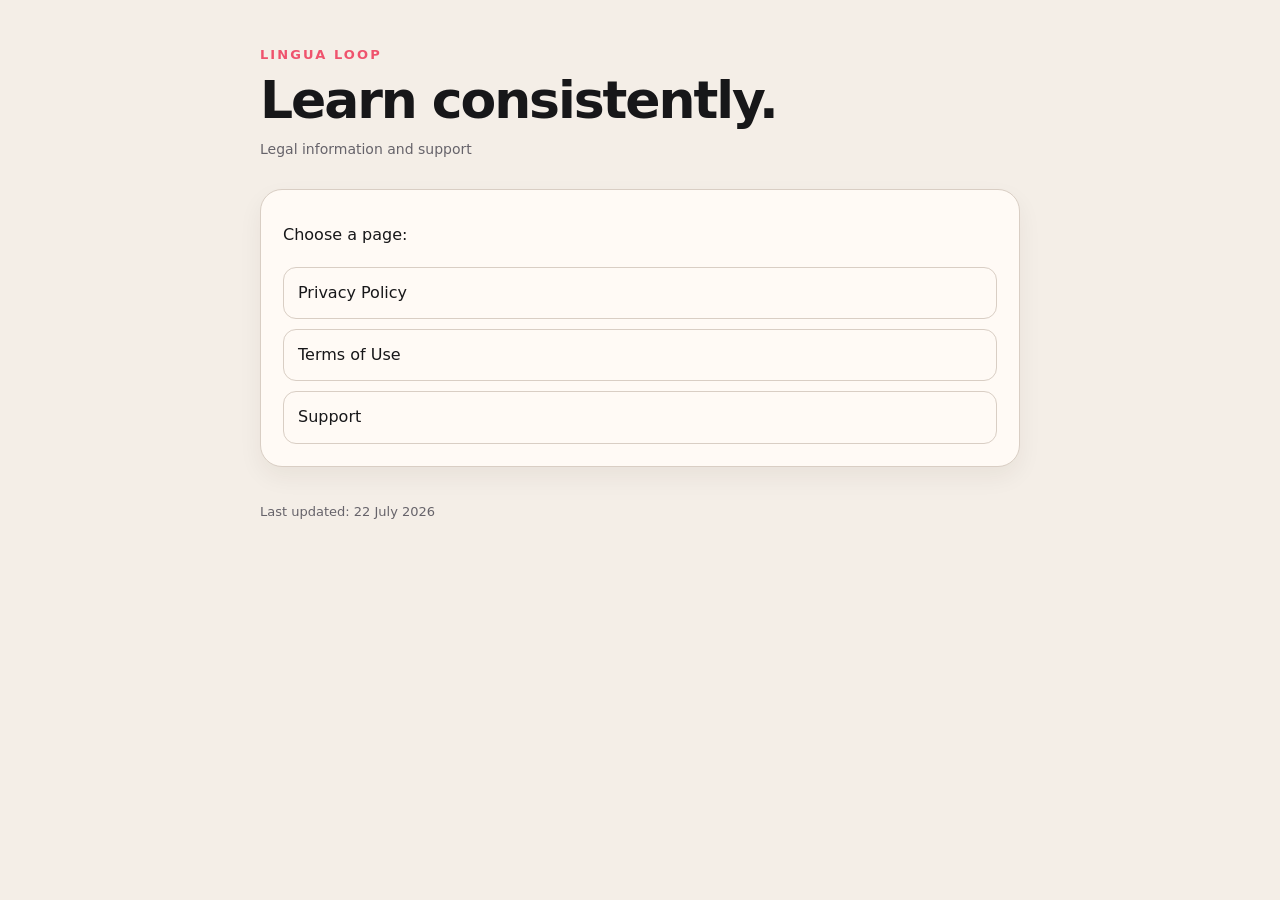
<file: index.html>
<!doctype html>
<html lang="en">
<head><meta charset="utf-8"><meta name="viewport" content="width=device-width,initial-scale=1"><meta name="description" content="Lingua Loop legal and support pages"><title>Lingua Loop</title><link rel="stylesheet" href="styles.css"></head>
<body><main class="shell"><header><div class="brand">Lingua Loop</div><h1>Learn consistently.</h1><p class="meta">Legal information and support</p></header><section class="card"><p>Choose a page:</p><nav class="links" aria-label="Legal pages"><a href="privacy.html">Privacy Policy</a><a href="terms.html">Terms of Use</a><a href="support.html">Support</a></nav></section><footer>Last updated: 22 July 2026</footer></main></body>
</html>
</file>
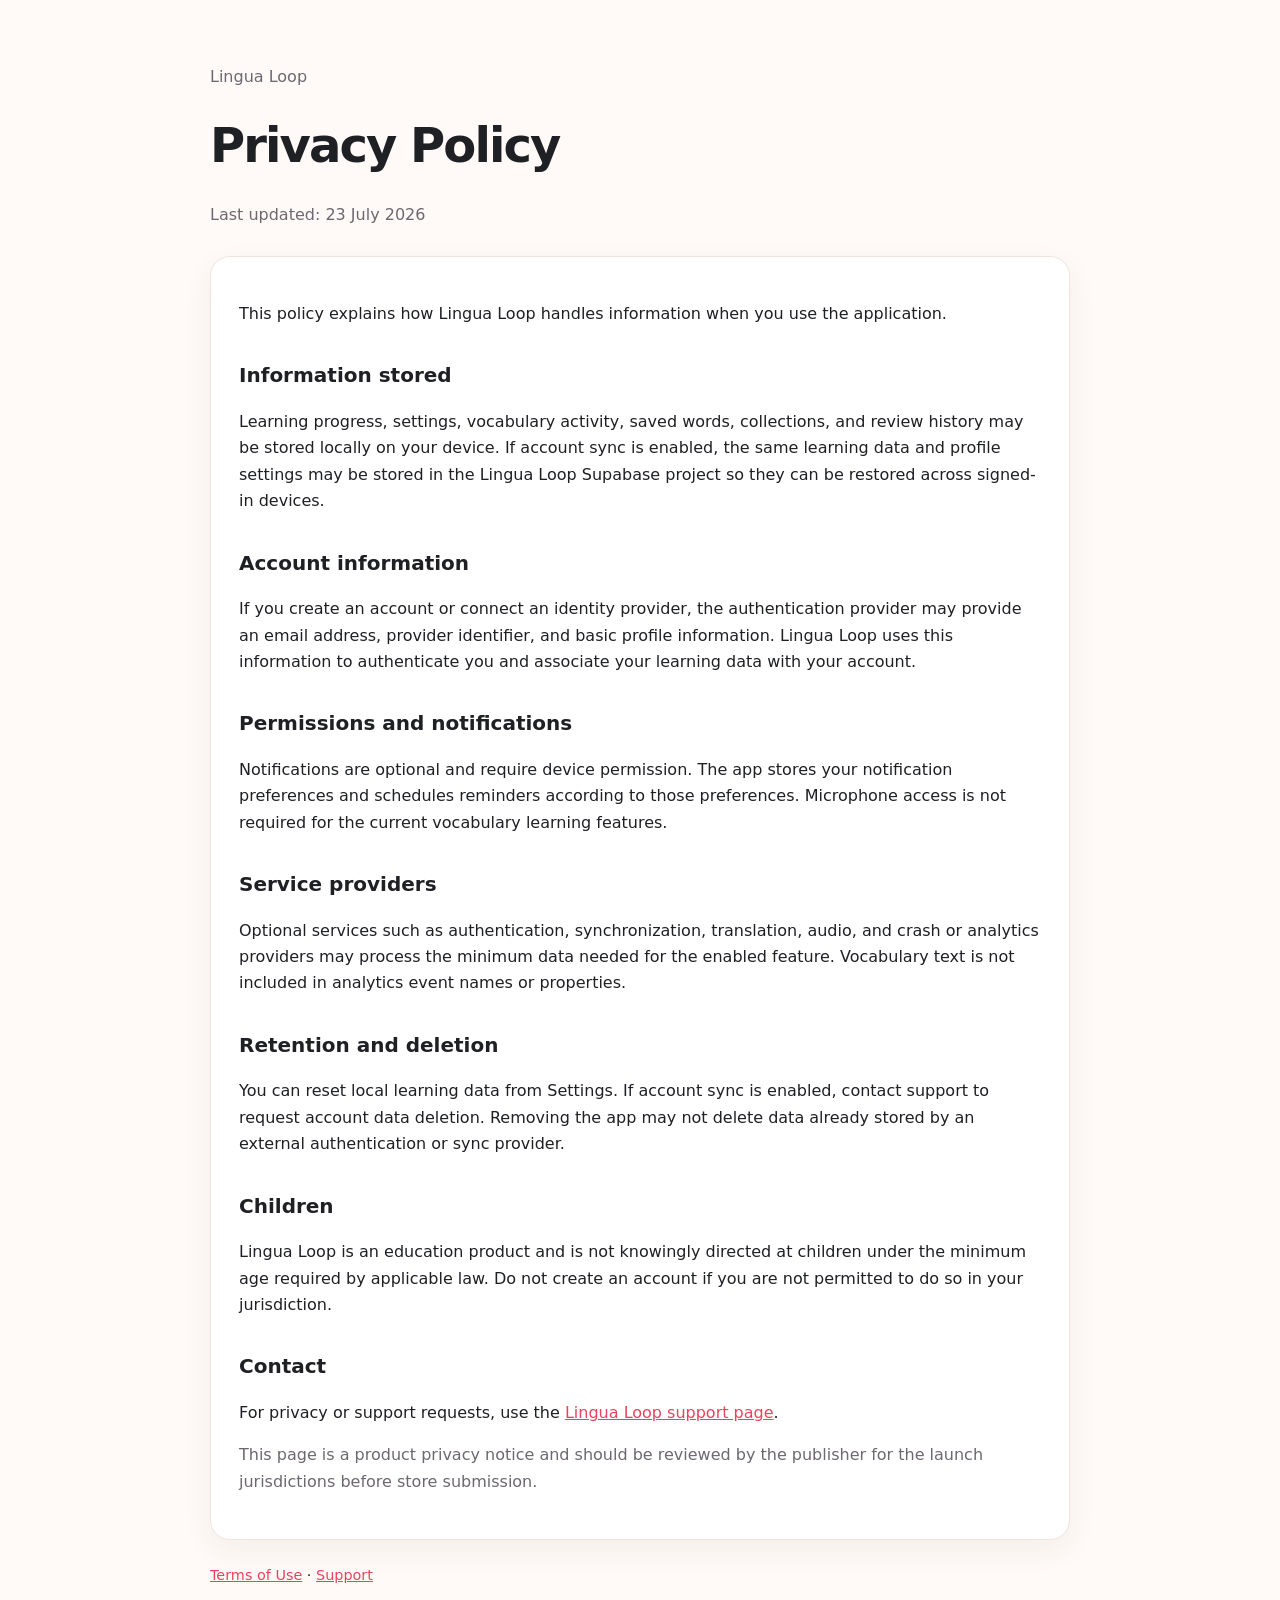
<file: privacy.html>
<!doctype html>
<html lang="en">
<head>
  <meta charset="utf-8">
  <meta name="viewport" content="width=device-width, initial-scale=1">
  <title>Privacy Policy · Lingua Loop</title>
  <style>
    :root { color-scheme: light; font-family: system-ui, -apple-system, BlinkMacSystemFont, "Segoe UI", sans-serif; background: #fffaf7; color: #1f2024; }
    body { margin: 0; line-height: 1.65; }
    .shell { max-width: 860px; margin: 0 auto; padding: 48px 24px 72px; }
    header { margin-bottom: 28px; }
    h1 { margin: 0 0 8px; font-size: clamp(2rem, 5vw, 3rem); letter-spacing: -.04em; }
    h2 { margin-top: 32px; font-size: 1.25rem; }
    .muted { color: #6d6870; }
    .card { background: #fff; border: 1px solid #eee5e1; border-radius: 20px; padding: 28px; box-shadow: 0 10px 30px rgba(76, 45, 34, .06); }
    a { color: #e9435d; }
    footer { margin-top: 24px; font-size: .9rem; }
  </style>
</head>
<body>
  <main class="shell">
    <header>
      <p class="muted">Lingua Loop</p>
      <h1>Privacy Policy</h1>
      <p class="muted">Last updated: 23 July 2026</p>
    </header>
    <article class="card">
      <p>This policy explains how Lingua Loop handles information when you use the application.</p>
      <h2>Information stored</h2>
      <p>Learning progress, settings, vocabulary activity, saved words, collections, and review history may be stored locally on your device. If account sync is enabled, the same learning data and profile settings may be stored in the Lingua Loop Supabase project so they can be restored across signed-in devices.</p>
      <h2>Account information</h2>
      <p>If you create an account or connect an identity provider, the authentication provider may provide an email address, provider identifier, and basic profile information. Lingua Loop uses this information to authenticate you and associate your learning data with your account.</p>
      <h2>Permissions and notifications</h2>
      <p>Notifications are optional and require device permission. The app stores your notification preferences and schedules reminders according to those preferences. Microphone access is not required for the current vocabulary learning features.</p>
      <h2>Service providers</h2>
      <p>Optional services such as authentication, synchronization, translation, audio, and crash or analytics providers may process the minimum data needed for the enabled feature. Vocabulary text is not included in analytics event names or properties.</p>
      <h2>Retention and deletion</h2>
      <p>You can reset local learning data from Settings. If account sync is enabled, contact support to request account data deletion. Removing the app may not delete data already stored by an external authentication or sync provider.</p>
      <h2>Children</h2>
      <p>Lingua Loop is an education product and is not knowingly directed at children under the minimum age required by applicable law. Do not create an account if you are not permitted to do so in your jurisdiction.</p>
      <h2>Contact</h2>
      <p>For privacy or support requests, use the <a href="https://github.com/AlpaslanYesilyurt/languageapp-2/issues">Lingua Loop support page</a>.</p>
      <p class="muted">This page is a product privacy notice and should be reviewed by the publisher for the launch jurisdictions before store submission.</p>
    </article>
    <footer><a href="terms.html">Terms of Use</a> · <a href="support.html">Support</a></footer>
  </main>
</body>
</html>
</file>
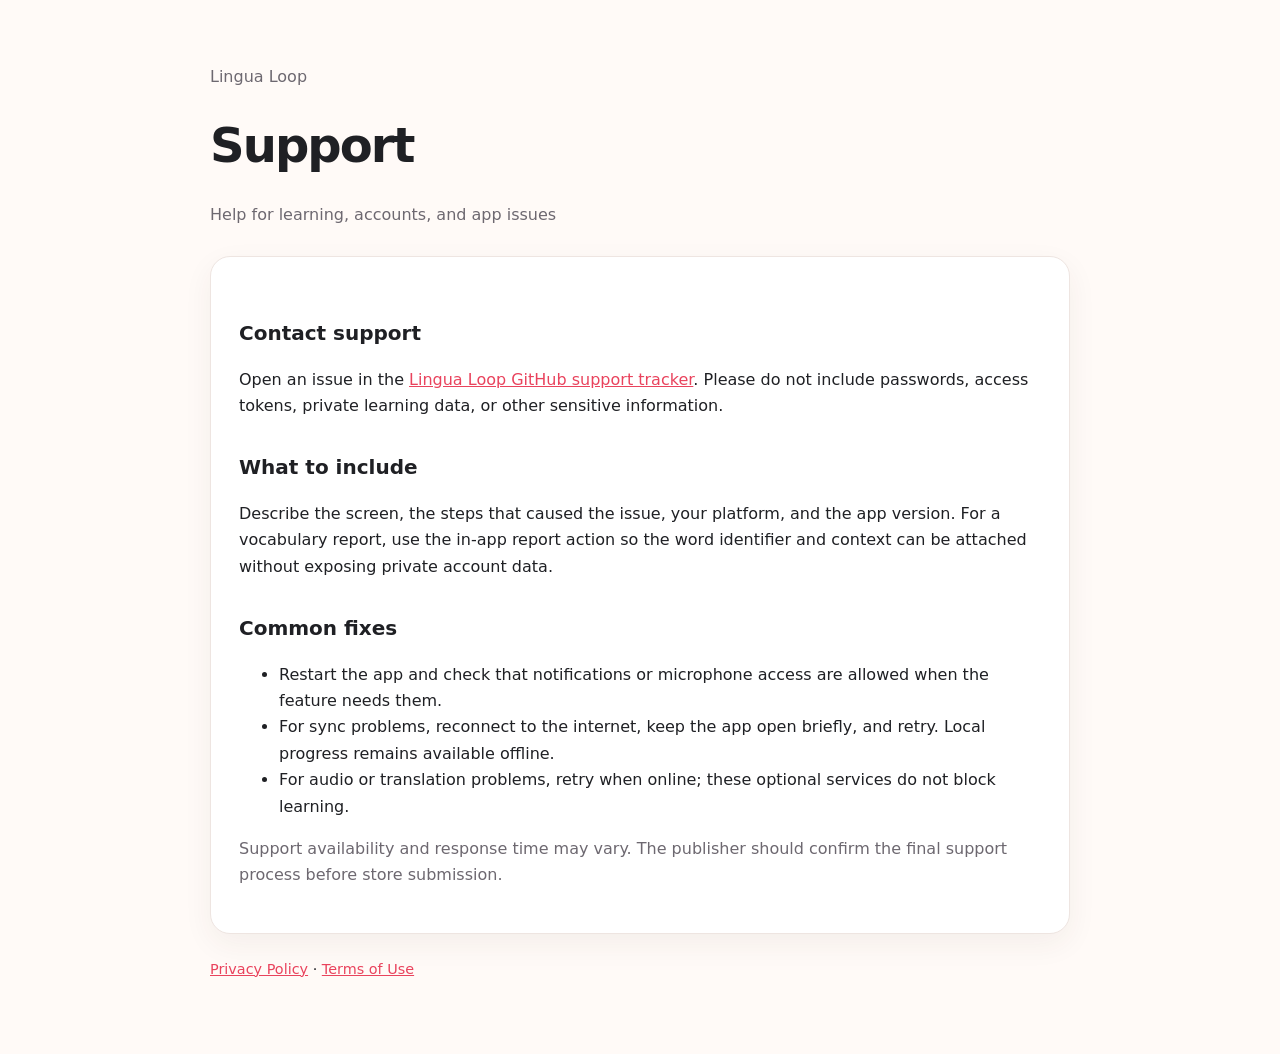
<file: support.html>
<!doctype html>
<html lang="en">
<head>
  <meta charset="utf-8">
  <meta name="viewport" content="width=device-width, initial-scale=1">
  <title>Support · Lingua Loop</title>
  <style>
    :root { color-scheme: light; font-family: system-ui, -apple-system, BlinkMacSystemFont, "Segoe UI", sans-serif; background: #fffaf7; color: #1f2024; }
    body { margin: 0; line-height: 1.65; }
    .shell { max-width: 860px; margin: 0 auto; padding: 48px 24px 72px; }
    header { margin-bottom: 28px; }
    h1 { margin: 0 0 8px; font-size: clamp(2rem, 5vw, 3rem); letter-spacing: -.04em; }
    h2 { margin-top: 32px; font-size: 1.25rem; }
    .muted { color: #6d6870; }
    .card { background: #fff; border: 1px solid #eee5e1; border-radius: 20px; padding: 28px; box-shadow: 0 10px 30px rgba(76, 45, 34, .06); }
    a { color: #e9435d; }
    footer { margin-top: 24px; font-size: .9rem; }
  </style>
</head>
<body>
  <main class="shell">
    <header>
      <p class="muted">Lingua Loop</p>
      <h1>Support</h1>
      <p class="muted">Help for learning, accounts, and app issues</p>
    </header>
    <article class="card">
      <h2>Contact support</h2>
      <p>Open an issue in the <a href="https://github.com/AlpaslanYesilyurt/languageapp-2/issues">Lingua Loop GitHub support tracker</a>. Please do not include passwords, access tokens, private learning data, or other sensitive information.</p>
      <h2>What to include</h2>
      <p>Describe the screen, the steps that caused the issue, your platform, and the app version. For a vocabulary report, use the in-app report action so the word identifier and context can be attached without exposing private account data.</p>
      <h2>Common fixes</h2>
      <ul>
        <li>Restart the app and check that notifications or microphone access are allowed when the feature needs them.</li>
        <li>For sync problems, reconnect to the internet, keep the app open briefly, and retry. Local progress remains available offline.</li>
        <li>For audio or translation problems, retry when online; these optional services do not block learning.</li>
      </ul>
      <p class="muted">Support availability and response time may vary. The publisher should confirm the final support process before store submission.</p>
    </article>
    <footer><a href="privacy.html">Privacy Policy</a> · <a href="terms.html">Terms of Use</a></footer>
  </main>
</body>
</html>
</file>
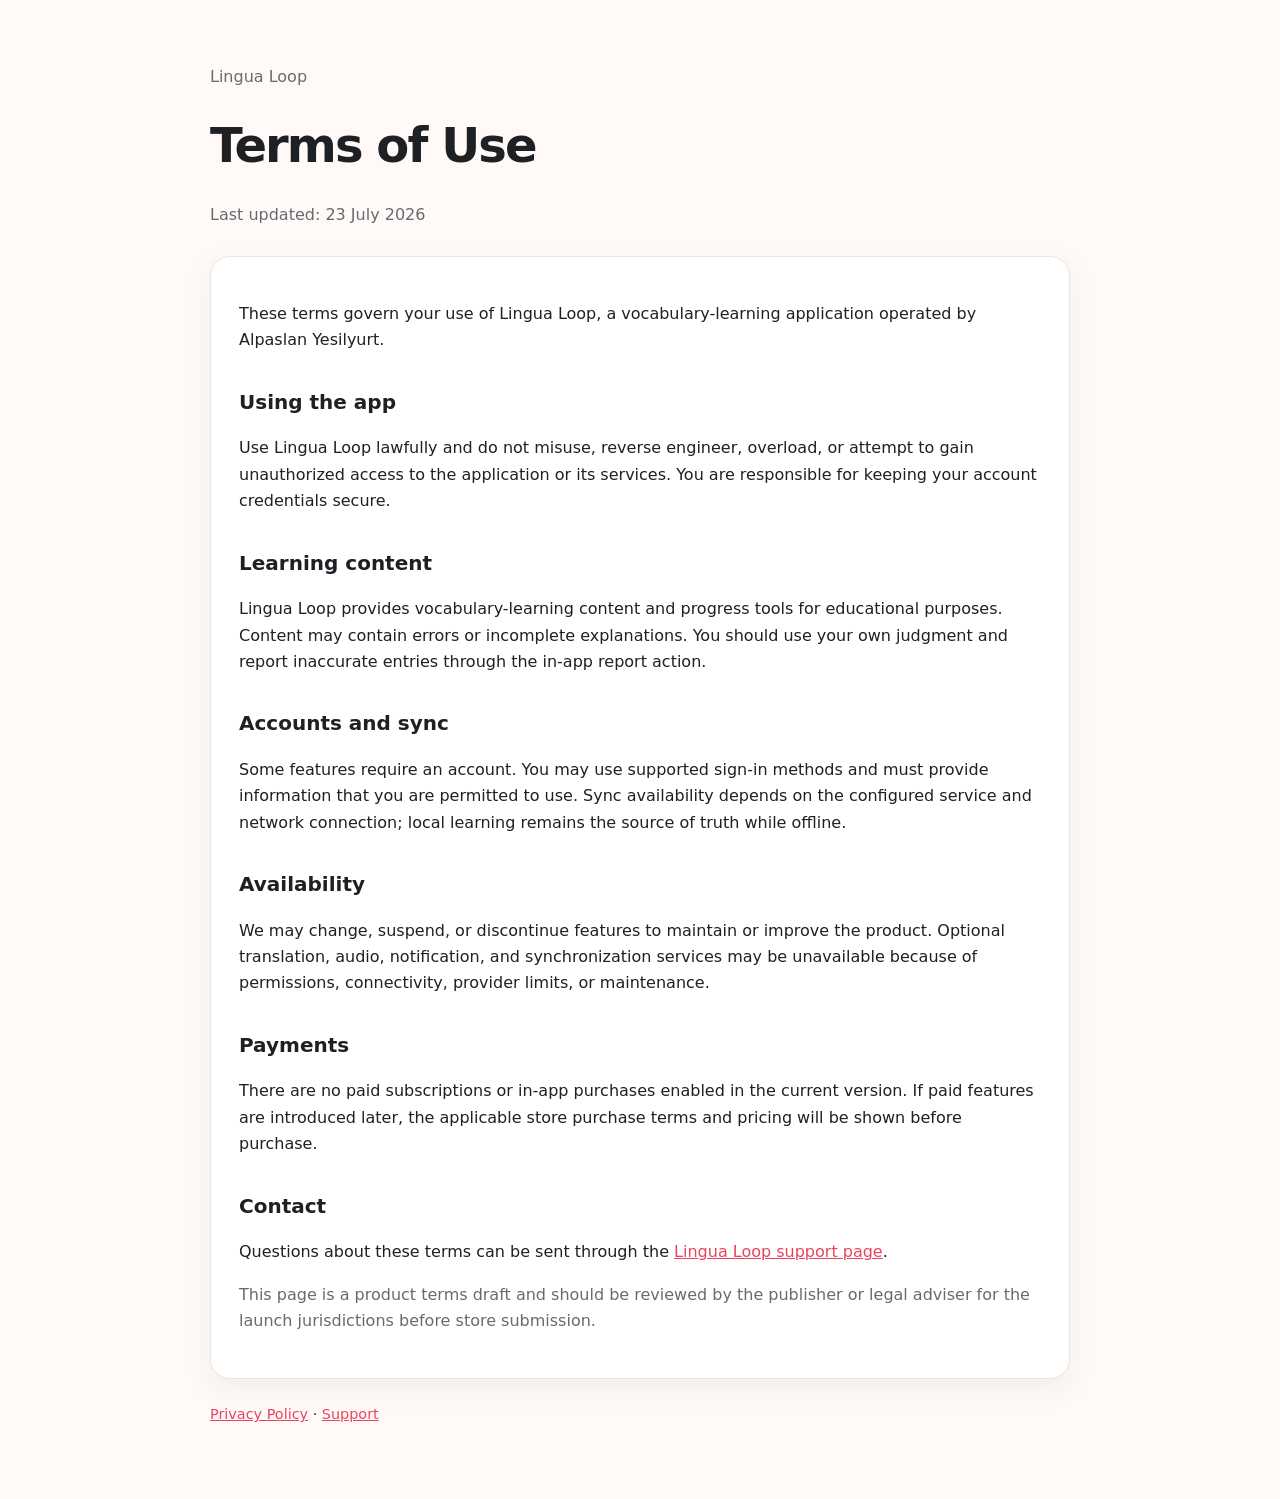
<file: terms.html>
<!doctype html>
<html lang="en">
<head>
  <meta charset="utf-8">
  <meta name="viewport" content="width=device-width, initial-scale=1">
  <title>Terms of Use · Lingua Loop</title>
  <style>
    :root { color-scheme: light; font-family: system-ui, -apple-system, BlinkMacSystemFont, "Segoe UI", sans-serif; background: #fffaf7; color: #1f2024; }
    body { margin: 0; line-height: 1.65; }
    .shell { max-width: 860px; margin: 0 auto; padding: 48px 24px 72px; }
    header { margin-bottom: 28px; }
    h1 { margin: 0 0 8px; font-size: clamp(2rem, 5vw, 3rem); letter-spacing: -.04em; }
    h2 { margin-top: 32px; font-size: 1.25rem; }
    .muted { color: #6d6870; }
    .card { background: #fff; border: 1px solid #eee5e1; border-radius: 20px; padding: 28px; box-shadow: 0 10px 30px rgba(76, 45, 34, .06); }
    a { color: #e9435d; }
    footer { margin-top: 24px; font-size: .9rem; }
  </style>
</head>
<body>
  <main class="shell">
    <header>
      <p class="muted">Lingua Loop</p>
      <h1>Terms of Use</h1>
      <p class="muted">Last updated: 23 July 2026</p>
    </header>
    <article class="card">
      <p>These terms govern your use of Lingua Loop, a vocabulary-learning application operated by Alpaslan Yesilyurt.</p>
      <h2>Using the app</h2>
      <p>Use Lingua Loop lawfully and do not misuse, reverse engineer, overload, or attempt to gain unauthorized access to the application or its services. You are responsible for keeping your account credentials secure.</p>
      <h2>Learning content</h2>
      <p>Lingua Loop provides vocabulary-learning content and progress tools for educational purposes. Content may contain errors or incomplete explanations. You should use your own judgment and report inaccurate entries through the in-app report action.</p>
      <h2>Accounts and sync</h2>
      <p>Some features require an account. You may use supported sign-in methods and must provide information that you are permitted to use. Sync availability depends on the configured service and network connection; local learning remains the source of truth while offline.</p>
      <h2>Availability</h2>
      <p>We may change, suspend, or discontinue features to maintain or improve the product. Optional translation, audio, notification, and synchronization services may be unavailable because of permissions, connectivity, provider limits, or maintenance.</p>
      <h2>Payments</h2>
      <p>There are no paid subscriptions or in-app purchases enabled in the current version. If paid features are introduced later, the applicable store purchase terms and pricing will be shown before purchase.</p>
      <h2>Contact</h2>
      <p>Questions about these terms can be sent through the <a href="https://github.com/AlpaslanYesilyurt/languageapp-2/issues">Lingua Loop support page</a>.</p>
      <p class="muted">This page is a product terms draft and should be reviewed by the publisher or legal adviser for the launch jurisdictions before store submission.</p>
    </article>
    <footer><a href="privacy.html">Privacy Policy</a> · <a href="support.html">Support</a></footer>
  </main>
</body>
</html>
</file>
<file: styles.css>
:root {
  color-scheme: light;
  --ink: #171719;
  --muted: #66636a;
  --paper: #f4eee7;
  --card: #fffaf5;
  --accent: #ef536d;
  --line: #d9cec4;
}

* { box-sizing: border-box; }
body { margin: 0; background: var(--paper); color: var(--ink); font: 16px/1.65 system-ui, -apple-system, BlinkMacSystemFont, "Segoe UI", sans-serif; }
a { color: var(--ink); }
.shell { width: min(760px, calc(100% - 32px)); margin: 0 auto; padding: 44px 0 64px; }
header { margin-bottom: 28px; }
.brand { color: var(--accent); font-size: 13px; font-weight: 800; letter-spacing: .16em; text-transform: uppercase; }
h1 { margin: 8px 0 4px; font-size: clamp(32px, 7vw, 52px); line-height: 1.05; letter-spacing: -.04em; }
h2 { margin: 30px 0 8px; font-size: 23px; line-height: 1.2; }
p { margin: 10px 0; }
ul { padding-left: 22px; }
.meta { color: var(--muted); font-size: 14px; }
.notice { margin: 22px 0; padding: 16px 18px; border: 1px solid #e7a0ab; border-radius: 16px; background: #fff0f2; color: #6c2635; }
.card { margin-top: 22px; padding: 22px; border: 1px solid var(--line); border-radius: 22px; background: var(--card); box-shadow: 0 10px 24px rgba(50, 31, 20, .06); }
.links { display: grid; gap: 10px; margin-top: 18px; }
.links a { display: block; padding: 12px 14px; border: 1px solid var(--line); border-radius: 13px; text-decoration: none; background: var(--card); }
footer { margin-top: 34px; color: var(--muted); font-size: 13px; }
@media (max-width: 520px) { .shell { width: min(100% - 22px, 760px); padding-top: 28px; } .card { padding: 18px; border-radius: 18px; } }
</file>
